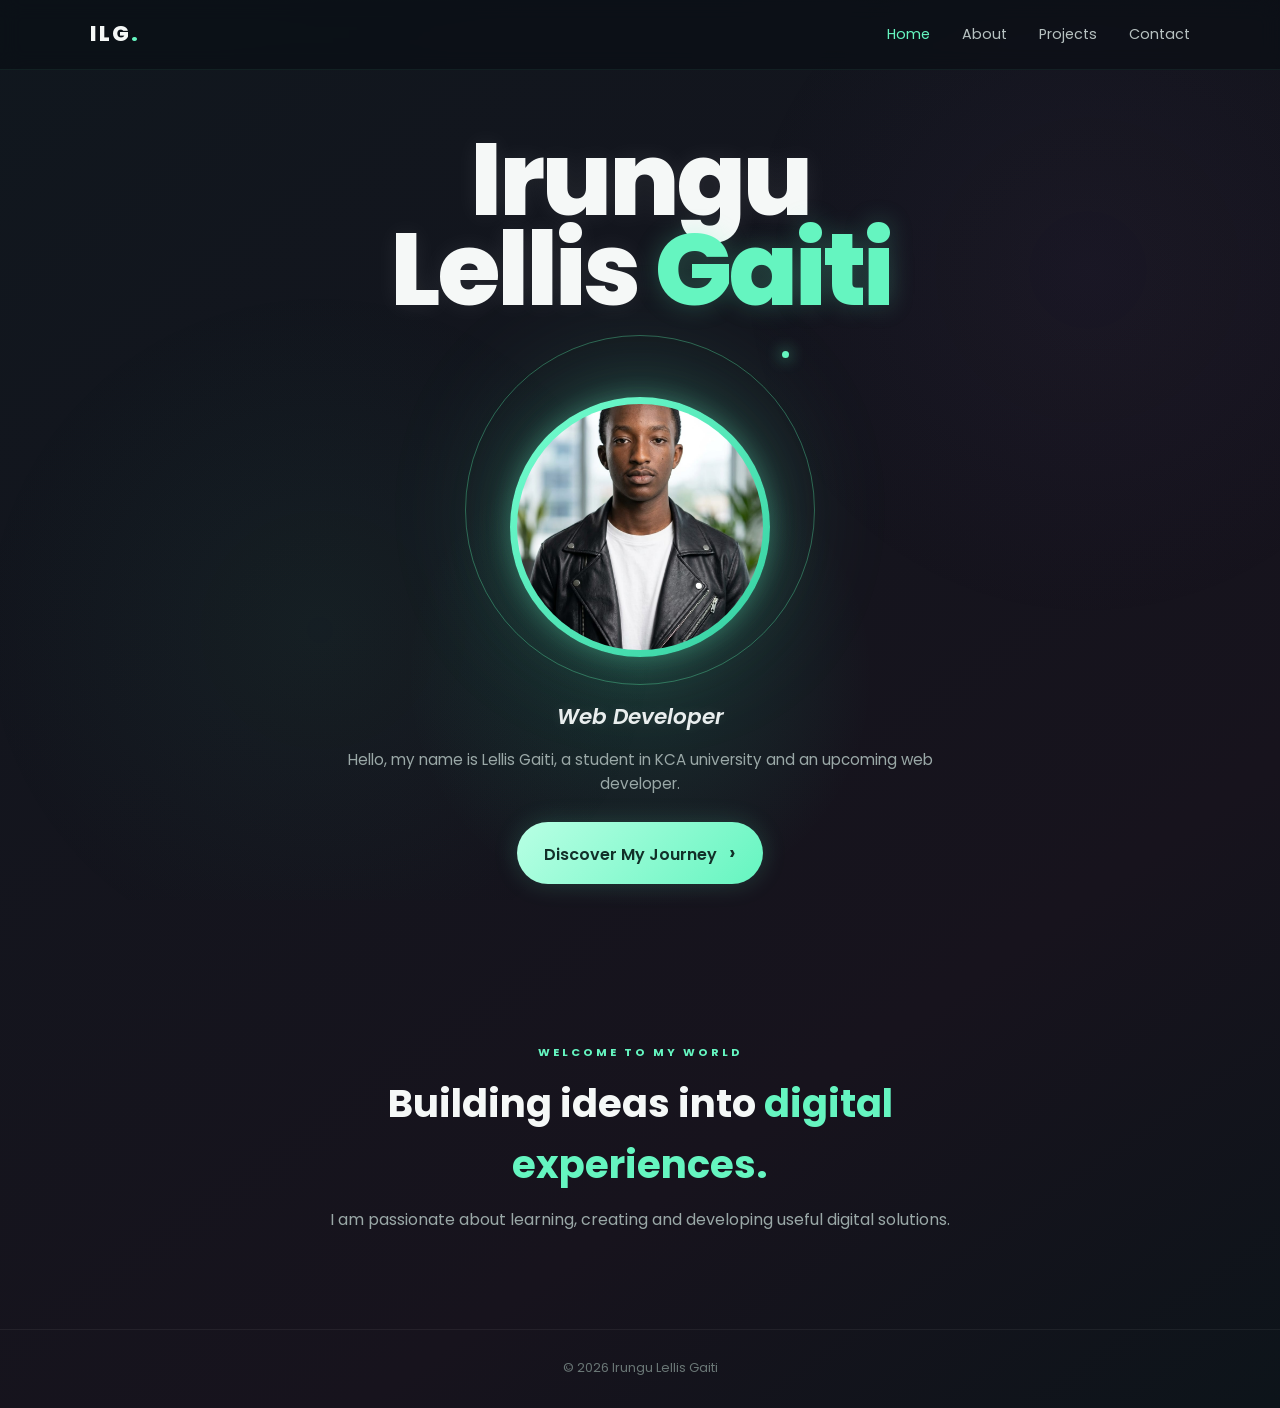
<file: index.html>
<!DOCTYPE html>
<html lang="en">

<head>
  <meta charset="UTF-8">
  <meta name="viewport" content="width=device-width, initial-scale=1.0">
  <title>Irungu Lellis Gaiti | Home</title>
  <link rel="stylesheet" href="index.css">
</head>

<body>
  <header class="nav">
    <div class="brand">ILG<span>.</span></div>

    <button class="menu">☰</button>

    <nav>
      <a class="active" href="index.html">Home</a>
      <a href="about.html">About</a>
      <a href="projects.html">Projects</a>
      <a href="contact.html">Contact</a>
    </nav>
  </header>

  <main class="home">
    <section class="hero">
      <div class="name reveal">
        <h1>Irungu</h1>
        <h1>Lellis <span>Gaiti</span></h1>
      </div>

      <div class="portrait-area reveal">
        <div class="glow"></div>

        <div class="profile-wrap"></div>
        <div class="profile-ring"></div>

        <div class="portrait">
          <img src="profile.jpeg" alt="Irungu Lellis Gaiti"
            onerror="this.style.display='none';this.nextElementSibling.style.display='grid'">
          <div class="initials">LG</div>
        </div>
      </div>

      <h2 class="role reveal">Web Developer</h2>

      <p class="intro reveal">
        Hello, my name is Lellis Gaiti, a student in KCA university and an upcoming web developer.
      </p>

      <a class="hero-btn reveal" href="about.html">
        Discover My Journey <span>›</span>
      </a>
    </section>

    <section class="home-about reveal">
      <p class="label">WELCOME TO MY WORLD</p>

      <h2>
        Building ideas into <span>digital experiences.</span>
      </h2>

      <p>
        I am passionate about learning, creating and developing useful digital solutions.
      </p>
    </section>
  </main>

  <footer>© 2026 Irungu Lellis Gaiti</footer>

  <script src="site.js"></script>
</body>

</html>
</file>
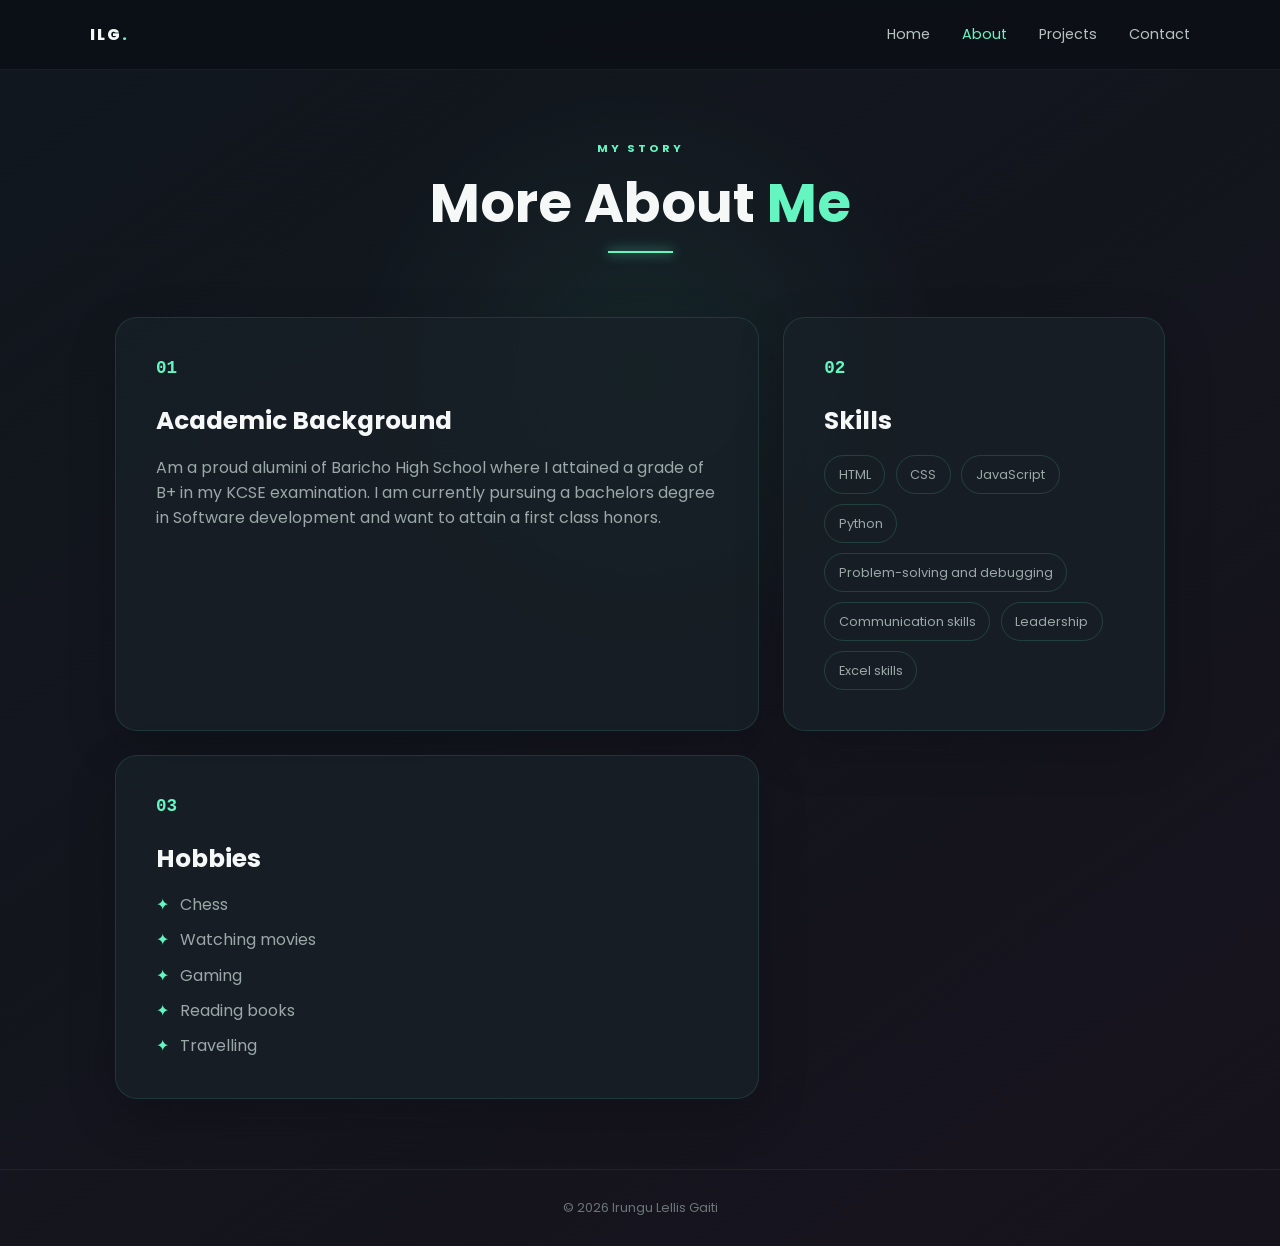
<file: about.html>
<!DOCTYPE html>
<html lang="en">

<head>
  <meta charset="UTF-8">
  <meta name="viewport" content="width=device-width, initial-scale=1.0">
  <title>About | Irungu Lellis Gaiti</title>
  <link rel="stylesheet" href="about.css">
</head>

<body>
  <header class="nav">
    <div class="brand">ILG<span>.</span></div>

    <button class="menu">☰</button>

    <nav>
      <a href="index.html">Home</a>
      <a class="active" href="about.html">About</a>
      <a href="projects.html">Projects</a>
      <a href="contact.html">Contact</a>
    </nav>
  </header>

  <main class="page">

    <section class="heading reveal">
      <p>MY STORY</p>
      <h1>More About <span>Me</span></h1>
      <div class="line"></div>
    </section>

    <section class="grid">

      <article class="card reveal">
        <div class="symbol">01</div>

        <h2>Academic Background</h2>

        <p>
          Am a proud alumini of Baricho High School where I attained a grade
          of B+ in my KCSE examination. I am currently pursuing a bachelors
          degree in Software development and want to attain a first class honors.
        </p>
      </article>

      <article class="card reveal">
        <div class="symbol">02</div>

        <h2>Skills</h2>

        <ul>
          <li>HTML</li>
          <li>CSS</li>
          <li>JavaScript</li>
          <li>Python</li>
          <li>Problem-solving and debugging</li>
          <li>Communication skills</li>
          <li>Leadership</li>
          <li>Excel skills</li>
        </ul>
      </article>

      <article class="card reveal">
        <div class="symbol">03</div>

        <h2>Hobbies</h2>

        <ul>
          <li>Chess</li>
          <li>Watching movies</li>
          <li>Gaming</li>
          <li>Reading books</li>
          <li>Travelling</li>
        </ul>
      </article>

    </section>

  </main>

  <footer>© 2026 Irungu Lellis Gaiti</footer>

  <script src="site.js"></script>
</body>

</html>
</file>
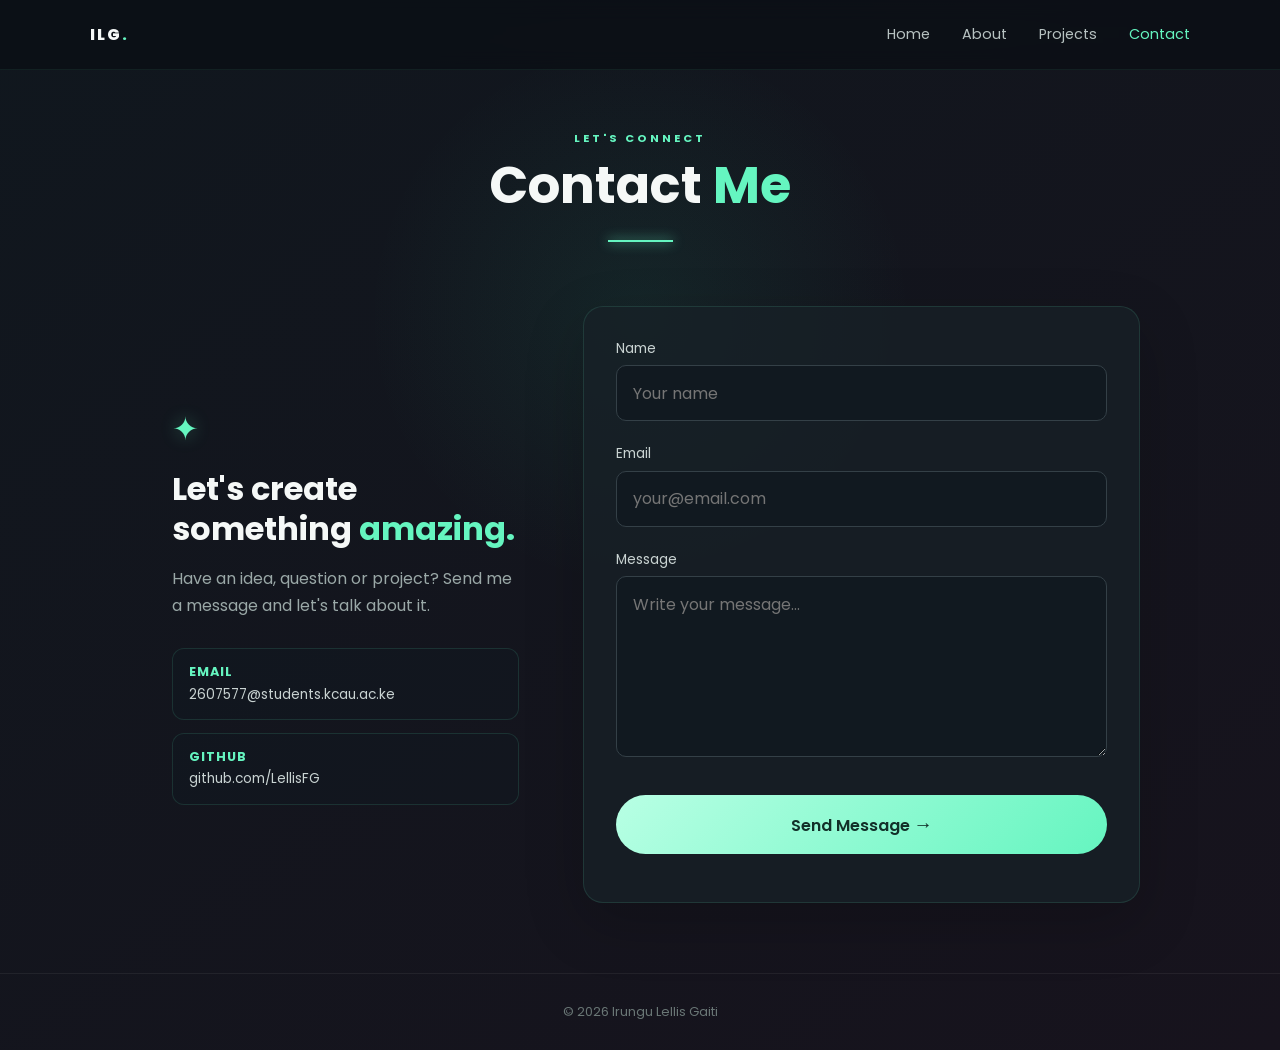
<file: contact.html>
<!DOCTYPE html>
<html lang="en">

<head>
  <meta charset="UTF-8">
  <meta name="viewport" content="width=device-width, initial-scale=1.0">
  <title>Contact | Irungu Lellis Gaiti</title>
  <link rel="stylesheet" href="contact.css">
</head>

<body>

  <header class="nav">
    <div class="brand">ILG<span>.</span></div>

    <button class="menu">☰</button>

    <nav>
      <a href="index.html">Home</a>
      <a href="about.html">About</a>
      <a href="projects.html">Projects</a>
      <a class="active" href="contact.html">Contact</a>
    </nav>
  </header>

  <main class="page">

    <section class="heading reveal">
      <p>LET'S CONNECT</p>
      <h1>Contact <span>Me</span></h1>
      <div class="line"></div>
    </section>

    <section class="contact">

      <div class="message reveal">
        <div class="big-symbol">✦</div>

        <h2>
          Let's create something <span>amazing.</span>
        </h2>

        <p>
          Have an idea, question or project?
          Send me a message and let's talk about it.
        </p>

        <div class="contact-links">

          <a href="mailto:2607577@students.kcau.ac.ke">
            <strong>Email</strong>
            <span>2607577@students.kcau.ac.ke</span>
          </a>

          <a href="https://github.com/LellisFG" target="_blank" rel="noopener">
            <strong>GitHub</strong>
            <span>github.com/LellisFG</span>
          </a>

        </div>
      </div>

      <form id="contactForm" class="form reveal" novalidate>

        <label for="name">Name</label>

        <input id="name" type="text" placeholder="Your name">

        <small id="nameError"></small>

        <label for="email">Email</label>

        <input id="email" type="email" placeholder="your@email.com">

        <small id="emailError"></small>

        <label for="message">Message</label>

        <textarea id="message" rows="6" placeholder="Write your message..."></textarea>

        <small id="messageError"></small>

        <button type="submit">
          Send Message <span>→</span>
        </button>

        <p id="success"></p>

      </form>

    </section>

  </main>

  <footer>
    © 2026 Irungu Lellis Gaiti
  </footer>

  <script src="site.js"></script>

</body>

</html>
</file>
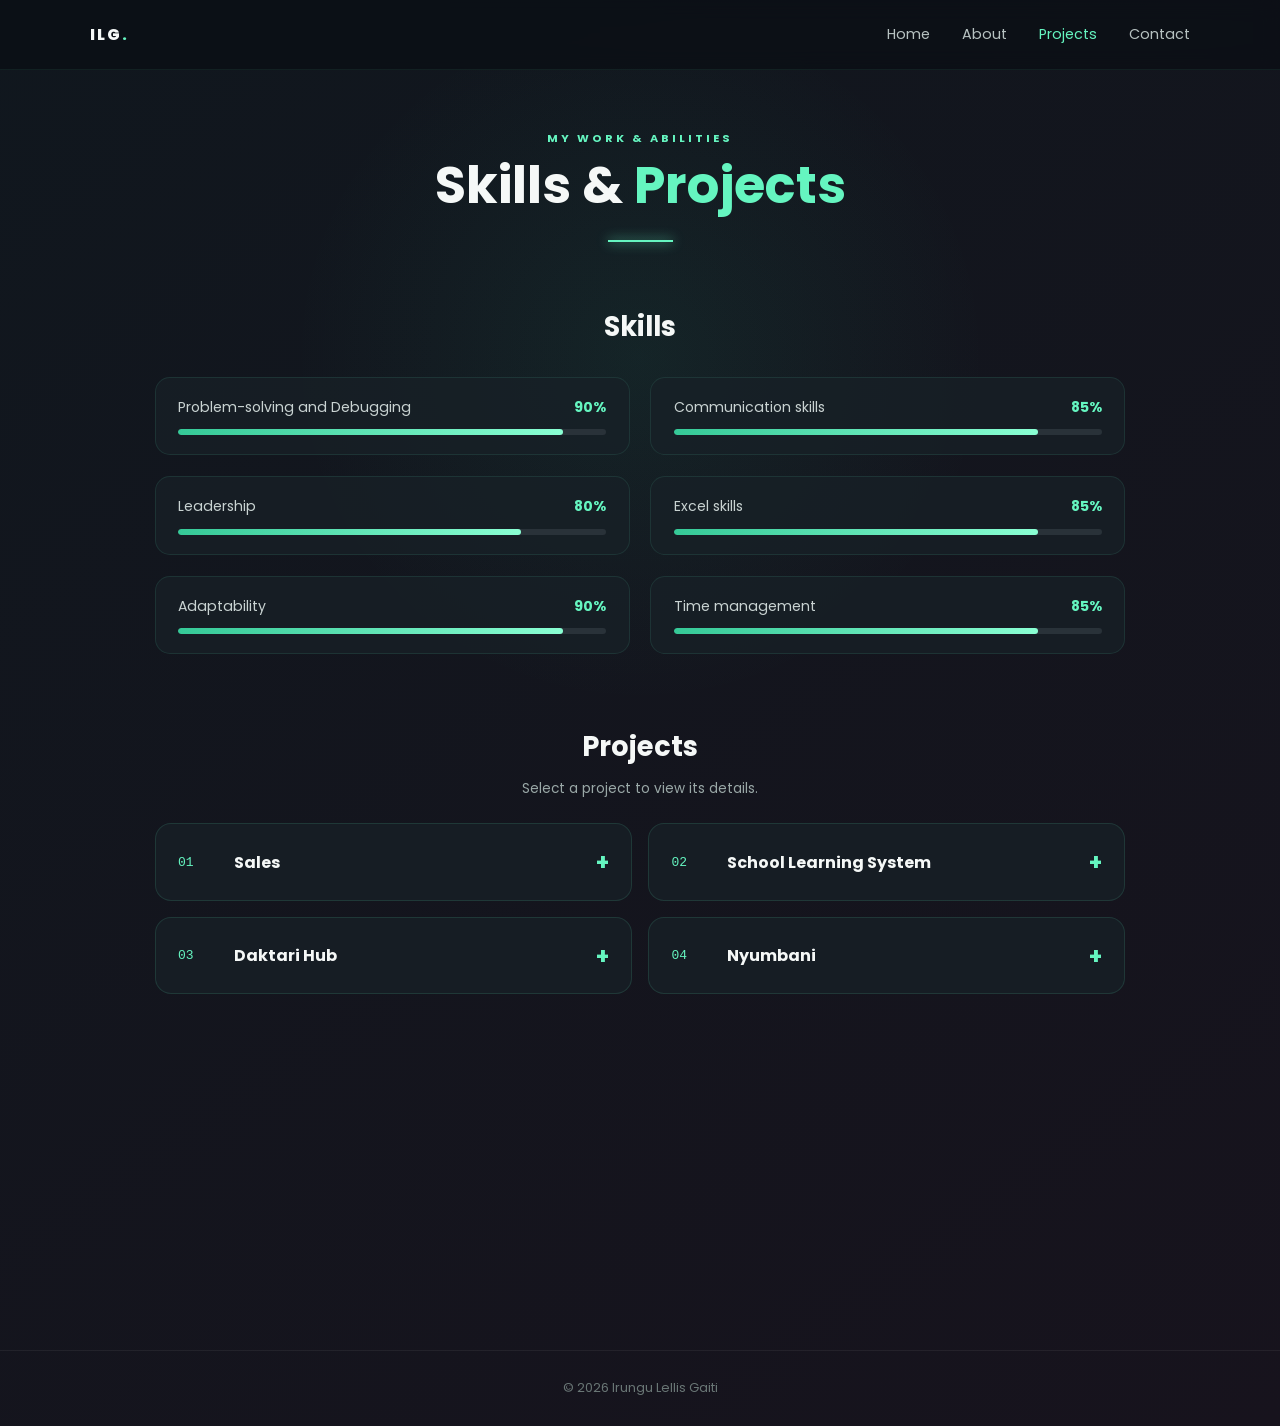
<file: projects.html>
<!DOCTYPE html>
<html lang="en">

<head>
  <meta charset="UTF-8">
  <meta name="viewport" content="width=device-width,initial-scale=1.0">
  <title>Projects | Irungu Lellis Gaiti</title>
  <link rel="stylesheet" href="projects.css">
</head>

<body>
  <header class="nav">
    <div class="brand">ILG<span>.</span></div><button class="menu">☰</button>
    <nav><a href="index.html">Home</a><a href="about.html">About</a><a class="active"
        href="projects.html">Projects</a><a href="contact.html">Contact</a></nav>
  </header>
  <main class="page">
    <section class="heading reveal">
      <p>MY WORK & ABILITIES</p>
      <h1>Skills & <span>Projects</span></h1>
      <div class="line"></div>
    </section>
    <section class="section reveal">
      <h2>Skills</h2>
      <div class="skills">
        <div><label>Problem-solving and Debugging <b>90%</b></label><i><em style="width:90%"></em></i></div>
        <div><label>Communication skills <b>85%</b></label><i><em style="width:85%"></em></i></div>
        <div><label>Leadership <b>80%</b></label><i><em style="width:80%"></em></i></div>
        <div><label>Excel skills <b>85%</b></label><i><em style="width:85%"></em></i></div>
        <div><label>Adaptability <b>90%</b></label><i><em style="width:90%"></em></i></div>
        <div><label>Time management <b>85%</b></label><i><em style="width:85%"></em></i></div>
      </div>
    </section>
    <section class="section reveal">
      <h2>Projects</h2>
      <p class="hint">Select a project to view its details.</p>
      <div class="projects">
        <article onclick="toggleProject(this)">
          <header><span>01</span>
            <h3>Sales</h3><b>+</b>
          </header>
          <div class="details">A management project where items are recorded in a relevant shop, showing the amount in
            stock and alerting the user when stock is about to deplete.<strong>Coming Soon</strong></div>
        </article>
        <article onclick="toggleProject(this)">
          <header><span>02</span>
            <h3>School Learning System</h3><b>+</b>
          </header>
          <div class="details">A system where a student logs in and accesses their timetable, stream, relevant teacher
            and classroom information.<strong>Coming Soon</strong></div>
        </article>
        <article onclick="toggleProject(this)">
          <header><span>03</span>
            <h3>Daktari Hub</h3><b>+</b>
          </header>
          <div class="details">A healthcare platform where a patient books an appointment with a doctor and views the
            doctor's details and qualifications.<strong>Coming Soon</strong></div>
        </article>
        <article onclick="toggleProject(this)">
          <header><span>04</span>
            <h3>Nyumbani</h3><b>+</b>
          </header>
          <div class="details">A home management system controlling appliances such as thermostats and lighting
            according to the environment.<strong>Coming Soon</strong></div>
        </article>
      </div>
    </section>
    <section class="section services reveal">
      <h2>Services</h2>
      <div class="service-grid"><span>Web design</span><span>Computer applications tutoring</span><span>System
          debugging</span><span>Visual Basic programming</span></div>
    </section>
  </main>
  <footer>© 2026 Irungu Lellis Gaiti</footer>
  <script src="site.js"></script>
  <script>function toggleProject(x) { x.classList.toggle('open') }</script>
</body>

</html>
</file>
<file: index.css>
@import url('https://fonts.googleapis.com/css2?family=Poppins:wght@300;400;500;600;700;800&display=swap');

/* =========================
   COLOR VARIABLES
========================= */
:root {
  --bg: #111820;
  --bg-dark: #0c1218;

  --mint: #65f5c0;
  --mint-dark: #39dca2;

  --white: #f5f8f7;
  --text-muted: #9aa8a7;
}

/* =========================
   GENERAL STYLES
========================= */
* {
  box-sizing: border-box;
  margin: 0;
  padding: 0;
}

html {
  scroll-behavior: smooth;
}

body {
  font-family: 'Poppins', sans-serif;
  min-height: 100vh;
  color: var(--white);
  line-height: 1.6;

  background:
    radial-gradient(circle at 50% 48%,
      rgba(50, 229, 170, 0.13),
      transparent 24%),
    linear-gradient(145deg,
      #10171e,
      #17131d 72%,
      #0d141a);
}

/* Soft background lighting */
body::before {
  content: "";
  position: fixed;
  inset: 0;
  pointer-events: none;

  background:
    radial-gradient(circle at 25% 70%,
      rgba(57, 220, 162, 0.05),
      transparent 30%),
    radial-gradient(circle at 85% 30%,
      rgba(121, 73, 160, 0.06),
      transparent 28%);
}

/* =========================
   NAVIGATION BAR
========================= */
.nav {
  position: fixed;
  top: 0;
  left: 0;
  right: 0;

  height: 70px;
  padding: 0 7%;

  display: flex;
  align-items: center;
  justify-content: space-between;

  z-index: 20;

  background: rgba(10, 15, 20, 0.65);
  backdrop-filter: blur(10px);

  border-bottom: 1px solid rgba(101, 245, 192, 0.07);
}

/* Logo */
.brand {
  font-size: 1.35rem;
  font-weight: 800;
  letter-spacing: 2px;
}

.brand span {
  color: var(--mint);
}

/* Navigation links */
nav {
  display: flex;
  gap: 2rem;
}

nav a {
  color: #b7c2c1;
  text-decoration: none;
  font-size: 0.9rem;

  transition: color 0.3s ease;
}

nav a:hover,
nav a.active {
  color: var(--mint);
}

/* Mobile menu button */
.menu {
  display: none;

  background: none;
  border: none;

  color: white;
  font-size: 1.5rem;

  cursor: pointer;
}

/* =========================
   HOME SECTION
========================= */
.home {
  padding-top: 70px;
}

/* Main hero area */
.hero {
  min-height: calc(100vh - 70px);

  display: flex;
  flex-direction: column;
  align-items: center;
  justify-content: center;

  position: relative;
  overflow: hidden;

  text-align: center;
  padding: 4rem 1.5rem;
}

/* =========================
   NAME
========================= */
.name {
  z-index: 2;
  margin-bottom: 1.1rem;
}

.name h1 {
  font-size: clamp(3.1rem, 8vw, 6.5rem);
  font-weight: 800;

  line-height: 0.88;
  letter-spacing: -3px;

  text-shadow: 0 0 25px rgba(255, 255, 255, 0.08);
}

.name h1:nth-child(2) {
  color: var(--white);
}

.name h1 span {
  color: var(--mint);

  text-shadow:
    0 0 24px rgba(101, 245, 192, 0.25);
}

/* =========================
   PROFILE IMAGE
========================= */
.portrait-area {
  width: 330px;
  height: 330px;

  position: relative;

  display: grid;
  place-items: center;

  margin: 0.8rem 0;
}

/* Green glow behind the image */
.glow {
  position: absolute;

  width: 260px;
  height: 260px;

  border-radius: 50%;

  background: var(--mint);

  filter: blur(65px);
  opacity: 0.2;

  animation: pulse 3s ease-in-out infinite;
}

/* Decorative rings around the profile */
.orbit {
  position: absolute;
  border-radius: 50%;
  pointer-events: none;
}

.orbit-one {
  width: 258px;
  height: 258px;
  border: 2px solid rgba(101, 245, 192, 0.5);
}

.orbit-two {
  width: 268px;
  height: 268px;
  border: 1px solid rgba(101, 245, 192, 0.3);
  transform: rotate(25deg);
}

/* Profile picture */
.portrait {
  width: 260px;
  height: 260px;

  padding: 7px;

  position: relative;
  z-index: 2;

  border-radius: 50%;

  background: linear-gradient(135deg,
      #75ffd0,
      #32cfa0);

  box-shadow:
    0 0 25px rgba(101, 245, 192, 0.3),
    0 0 70px rgba(101, 245, 192, 0.13);
}

.portrait img,
.initials {
  width: 100%;
  height: 100%;

  border-radius: 50%;

  object-fit: cover;
  background: #202a30;
}

/* Initials shown when no profile image exists */
.initials {
  display: none;

  place-items: center;

  color: var(--mint);
  font-size: 4rem;
  font-weight: 800;
}

/* =========================
   PROFILE RING
========================= */
.profile-ring {
  position: absolute;
  inset: -10px;

  border: 1px solid rgba(93, 242, 173, 0.35);
  border-radius: 50%;

  animation: spin 12s linear infinite;
}


/* Small glowing dot around the ring */
.profile-ring::after {
  content: "";

  position: absolute;

  width: 7px;
  height: 7px;

  top: 15px;
  right: 25px;

  background: var(--mint);

  border-radius: 50%;

  box-shadow:
    0 0 15px var(--mint);
}

/* =========================
   JOB TITLE
========================= */
.role {
  margin: 0.8rem 0;

  color: #e9eeee;

  font-size: 1.35rem;
  font-weight: 600;
  font-style: italic;

  text-shadow:
    0 0 14px rgba(255, 255, 255, 0.1);
}

/* Introduction text */
.intro {
  max-width: 620px;

  color: var(--text-muted);

  font-size: 0.95rem;
}

/* =========================
   MAIN BUTTON
========================= */
.hero-btn {
  margin-top: 1.6rem;

  padding: 0.9rem 1.7rem;

  display: inline-block;

  border-radius: 50px;

  background: linear-gradient(135deg,
      #b8ffe4,
      #65f5c0);

  color: #123029;

  text-decoration: none;
  font-weight: 600;

  box-shadow:
    0 0 25px rgba(101, 245, 192, 0.18);

  transition: 0.35s ease;
}

.hero-btn span {
  margin-left: 0.5rem;
  font-size: 1.3rem;
}

.hero-btn:hover {
  transform: translateY(-4px);

  box-shadow:
    0 0 35px rgba(101, 245, 192, 0.32);
}

/* =========================
   ABOUT PREVIEW
========================= */
.home-about {
  max-width: 800px;

  margin: 0 auto;
  padding: 6rem 2rem;

  text-align: center;
}

.label {
  color: var(--mint);

  font-size: 0.7rem;
  font-weight: 700;

  letter-spacing: 3px;
}

.home-about h2 {
  margin: 0.7rem 0;

  font-size: 2.4rem;
}

.home-about h2 span {
  color: var(--mint);
}

.home-about p:last-child {
  color: var(--text-muted);
}

/* =========================
   FOOTER
========================= */
footer {
  padding: 1.8rem;

  text-align: center;

  color: #697675;

  font-size: 0.8rem;

  border-top: 1px solid rgba(255, 255, 255, 0.06);
}

/* =========================
   ANIMATIONS
========================= */
.reveal {
  opacity: 0;

  transform: translateY(18px);

  animation:
    appear 0.9s ease forwards;
}

.reveal:nth-child(2) {
  animation-delay: 0.12s;
}

.reveal:nth-child(3) {
  animation-delay: 0.22s;
}

.reveal:nth-child(4) {
  animation-delay: 0.32s;
}

.reveal:nth-child(5) {
  animation-delay: 0.42s;
}

@keyframes appear {
  to {
    opacity: 1;
    transform: none;
  }
}

@keyframes pulse {
  50% {
    transform: scale(1.08);
    opacity: 0.28;
  }
}

@keyframes spin {
  from {
    transform: rotate(0deg);
  }

  to {
    transform: rotate(360deg);
  }
}

/* =========================
   MOBILE DESIGN
========================= */
@media (max-width: 700px) {

  .nav {
    padding: 0 5%;
  }

  .menu {
    display: block;
  }

  nav {
    display: none;

    position: absolute;
    top: 70px;
    left: 0;
    right: 0;

    flex-direction: column;
    gap: 0;

    padding: 1rem 7%;

    background: #10171e;

    border-bottom:
      1px solid rgba(101, 245, 192, 0.1);
  }

  nav.open {
    display: flex;
  }

  nav a {
    padding: 0.7rem 0;
  }

  .name h1 {
    font-size: 3.4rem;
  }

  .portrait-area {
    transform: scale(0.82);
    margin: -0.4rem 0;
  }

  .intro {
    font-size: 0.88rem;
  }

  .home-about h2 {
    font-size: 1.8rem;
  }
}
</file>
<file: about.css>
@import url('https://fonts.googleapis.com/css2?family=Poppins:wght@300;400;500;600;700;800&display=swap');

:root {
  --bg: #111820;
  --mint: #65f5c0;
  --white: #f5f8f7;
  --muted: #9aa8a7;
  --card: rgba(24, 33, 39, .78);
}

* {
  box-sizing: border-box;
  margin: 0;
  padding: 0;
}

body {
  font-family: Poppins, sans-serif;
  background:
    radial-gradient(circle at 50% 30%,
      rgba(52, 230, 170, .08),
      transparent 28%),
    linear-gradient(145deg, #10171e, #17131d);
  color: var(--white);
  min-height: 100vh;
}

.nav {
  height: 70px;
  position: fixed;
  top: 0;
  left: 0;
  right: 0;
  z-index: 10;
  padding: 0 7%;
  display: flex;
  align-items: center;
  justify-content: space-between;
  background: rgba(10, 15, 20, .72);
  backdrop-filter: blur(10px);
  border-bottom: 1px solid rgba(101, 245, 192, .07);
}

.brand {
  font-weight: 800;
  letter-spacing: 2px;
}

.brand span,
.heading h1 span {
  color: var(--mint);
}

nav {
  display: flex;
  gap: 2rem;
}

nav a {
  color: #b7c2c1;
  text-decoration: none;
  font-size: .9rem;
  transition: color .3s ease;
}

nav a:hover,
nav a.active {
  color: var(--mint);
}

.menu {
  display: none;
  background: none;
  border: 0;
  color: #fff;
  font-size: 1.5rem;
  cursor: pointer;
}

.page {
  padding: 140px 8% 70px;
  min-height: calc(100vh - 70px);
}

.heading {
  text-align: center;
  margin-bottom: 4rem;
}

.heading p {
  font-size: .7rem;
  letter-spacing: 3px;
  color: var(--mint);
  font-weight: 700;
}

.heading h1 {
  font-size: 3.4rem;
  margin: .4rem 0;
}

.line {
  width: 65px;
  height: 2px;
  background: var(--mint);
  margin: auto;
  box-shadow: 0 0 12px var(--mint);
}

.grid {
  max-width: 1050px;
  margin: auto;
  display: grid;
  grid-template-columns: 1.35fr .8fr;
  gap: 1.5rem;
}

.card {
  background: var(--card);
  border: 1px solid rgba(101, 245, 192, .12);
  border-radius: 22px;
  padding: 2.5rem;
  box-shadow: 0 18px 50px rgba(0, 0, 0, .18);
  transition: .3s;
}

.card:hover {
  transform: translateY(-6px);
  border-color: rgba(101, 245, 192, .42);
}

.symbol {
  color: var(--mint);
  font-family: monospace;
  font-weight: 700;
  font-size: 1.1rem;
  margin-bottom: 1.5rem;
}

.card h2 {
  font-size: 1.55rem;
  margin-bottom: 1rem;
}

.card p,
.card li {
  color: var(--muted);
}

ul {
  list-style: none;
  display: grid;
  gap: .7rem;
}

li {
  line-height: 1.5;
}

li:before {
  content: '✦';
  color: var(--mint);
  margin-right: .7rem;
}

/* Skills */
.card:nth-child(2) ul {
  display: flex;
  flex-wrap: wrap;
  gap: .65rem;
}

.card:nth-child(2) li {
  padding: .55rem .85rem;
  border: 1px solid rgba(101, 245, 192, .16);
  border-radius: 30px;
  font-size: .8rem;
  transition: .3s ease;
}

.card:nth-child(2) li:before {
  display: none;
}

.card:nth-child(2) li:hover {
  color: var(--mint);
  border-color: rgba(101, 245, 192, .45);
  background: rgba(101, 245, 192, .06);
}

footer {
  text-align: center;
  color: #697675;
  padding: 1.8rem;
  border-top: 1px solid rgba(255, 255, 255, .06);
  font-size: .8rem;
}

.reveal {
  opacity: 0;
  transform: translateY(18px);
  animation: show .8s forwards;
}

@keyframes show {
  to {
    opacity: 1;
    transform: none;
  }
}

@media (max-width: 750px) {
  .nav {
    padding: 0 5%;
  }

  .menu {
    display: block;
  }

  nav {
    display: none;
    position: absolute;
    top: 70px;
    left: 0;
    right: 0;
    background: #10171e;
    flex-direction: column;
    padding: 1rem 7%;
  }

  nav.open {
    display: flex;
  }

  .page {
    padding: 120px 6% 50px;
  }

  .heading h1 {
    font-size: 2.5rem;
  }

  .grid {
    grid-template-columns: 1fr;
  }
}
</file>
<file: contact.css>
@import url('https://fonts.googleapis.com/css2?family=Poppins:wght@300;400;500;600;700;800&display=swap');

/* =========================
   COLOR VARIABLES
========================= */

:root {
  --mint: #65f5c0;
  --white: #f5f8f7;
  --muted: #9aa8a7;
  --card: rgba(24, 33, 39, 0.78);
}

/* =========================
   GENERAL STYLES
========================= */

* {
  box-sizing: border-box;
  margin: 0;
  padding: 0;
}

body {
  font-family: 'Poppins', sans-serif;
  min-height: 100vh;
  color: var(--white);

  background:
    radial-gradient(circle at 50% 30%,
      rgba(52, 230, 170, 0.08),
      transparent 28%),
    linear-gradient(145deg, #10171e, #17131d);
}

/* =========================
   NAVIGATION
========================= */

.nav {
  height: 70px;

  position: fixed;
  top: 0;
  left: 0;
  right: 0;

  z-index: 10;

  padding: 0 7%;

  display: flex;
  align-items: center;
  justify-content: space-between;

  background: rgba(10, 15, 20, 0.72);

  backdrop-filter: blur(10px);

  border-bottom: 1px solid rgba(101, 245, 192, 0.07);
}

.brand {
  font-weight: 800;
  letter-spacing: 2px;
}

.brand span {
  color: var(--mint);
}

nav {
  display: flex;
  gap: 2rem;
}

nav a {
  color: #b7c2c1;
  text-decoration: none;
  font-size: 0.9rem;
  transition: color 0.3s ease;
}

nav a:hover,
nav a.active {
  color: var(--mint);
}

.menu {
  display: none;

  background: none;
  border: none;

  color: white;

  font-size: 1.5rem;

  cursor: pointer;
}

/* =========================
   MAIN PAGE
========================= */

.page {
  min-height: calc(100vh - 70px);
  padding: 130px 7% 70px;
}

/* =========================
   PAGE HEADING
========================= */

.heading {
  text-align: center;
  margin-bottom: 4rem;
}

.heading p {
  color: var(--mint);
  font-size: 0.7rem;
  font-weight: 700;
  letter-spacing: 3px;
}

.heading h1 {
  font-size: 3.2rem;
}

.heading h1 span {
  color: var(--mint);
}

.line {
  width: 65px;
  height: 2px;

  margin: 1rem auto;

  background: var(--mint);

  box-shadow: 0 0 12px var(--mint);
}

/* =========================
   CONTACT SECTION
========================= */

.contact {
  max-width: 1000px;
  margin: auto;

  display: grid;

  grid-template-columns: 0.85fr 1.15fr;

  gap: 2rem;

  align-items: center;
}

/* Left side */

.message {
  padding: 2rem;
}

.big-symbol {
  color: var(--mint);
  font-size: 2rem;
  margin-bottom: 1rem;

  text-shadow:
    0 0 18px rgba(101, 245, 192, 0.35);
}

.message h2 {
  font-size: 2rem;
  line-height: 1.25;
  margin-bottom: 1rem;
}

.message h2 span {
  color: var(--mint);
}

.message>p {
  color: var(--muted);
  line-height: 1.7;
}

/* =========================
   CONTACT LINKS
========================= */

.contact-links {
  display: grid;
  gap: 0.8rem;
  margin-top: 1.8rem;
}

.contact-links a {
  display: flex;
  flex-direction: column;
  gap: 0.2rem;

  padding: 0.9rem 1rem;

  border: 1px solid rgba(101, 245, 192, 0.12);
  border-radius: 12px;

  background: rgba(17, 25, 32, 0.5);

  text-decoration: none;

  transition: 0.3s ease;
}

.contact-links a:hover {
  border-color: rgba(101, 245, 192, 0.4);
  transform: translateX(4px);
}

.contact-links strong {
  color: var(--mint);
  font-size: 0.8rem;
  text-transform: uppercase;
  letter-spacing: 1px;
}

.contact-links span {
  color: #c9d3d2;
  font-size: 0.85rem;
  word-break: break-word;
}

/* =========================
   CONTACT FORM
========================= */

.form {
  padding: 2rem;

  background: var(--card);

  border: 1px solid rgba(101, 245, 192, 0.12);

  border-radius: 20px;

  box-shadow:
    0 20px 60px rgba(0, 0, 0, 0.2);
}

label {
  display: block;

  color: #c9d3d2;

  font-size: 0.86rem;

  margin-bottom: 0.4rem;
}

input,
textarea {
  width: 100%;

  padding: 0.9rem 1rem;

  margin-bottom: 0.2rem;

  background: #111920;

  border: 1px solid #344047;

  border-radius: 10px;

  color: white;

  font-family: inherit;

  font-size: 1rem;

  outline: none;

  transition:
    border-color 0.3s ease,
    box-shadow 0.3s ease;
}

input:focus,
textarea:focus {
  border-color: var(--mint);

  box-shadow:
    0 0 0 2px rgba(101, 245, 192, 0.06);
}

textarea {
  resize: vertical;
}

/* =========================
   FORM ERROR MESSAGES
========================= */

small {
  display: block;

  min-height: 1.25rem;

  color: #ff819e;

  font-size: 0.75rem;
}

/* =========================
   SUBMIT BUTTON
========================= */

.form button {
  width: 100%;

  padding: 0.95rem;

  margin-top: 0.5rem;

  border: none;

  border-radius: 50px;

  background:
    linear-gradient(135deg,
      #b8ffe4,
      #65f5c0);

  color: #123029;

  font-family: 'Poppins', sans-serif;

  font-size: 1rem;

  font-weight: 600;

  cursor: pointer;

  transition: 0.3s ease;
}

.form button:hover {
  transform: translateY(-3px);

  box-shadow:
    0 0 28px rgba(101, 245, 192, 0.22);
}

.form button span {
  font-size: 1.2rem;
}

.form #success {
  color: var(--mint);

  text-align: center;

  margin-top: 1rem;

  font-size: 0.85rem;
}

/* =========================
   FOOTER
========================= */

footer {
  padding: 1.8rem;

  text-align: center;

  color: #697675;

  font-size: 0.8rem;

  border-top:
    1px solid rgba(255, 255, 255, 0.06);
}

/* =========================
   PAGE ANIMATION
========================= */

.reveal {
  opacity: 0;

  transform: translateY(18px);

  animation:
    show 0.8s forwards;
}

@keyframes show {
  to {
    opacity: 1;
    transform: none;
  }
}

/* =========================
   MOBILE RESPONSIVENESS
========================= */

@media (max-width: 800px) {

  .nav {
    padding: 0 5%;
  }

  .menu {
    display: block;
  }

  nav {
    display: none;

    position: absolute;

    top: 70px;
    left: 0;
    right: 0;

    flex-direction: column;

    padding: 1rem 7%;

    background: #10171e;
  }

  nav.open {
    display: flex;
  }

  nav a {
    padding: 0.7rem 0;
  }

  .page {
    padding: 120px 6% 50px;
  }

  .contact {
    grid-template-columns: 1fr;
  }

  .message {
    padding: 1rem 0;
  }

  .heading h1 {
    font-size: 2.5rem;
  }
}
</file>
<file: projects.css>
@import url('https://fonts.googleapis.com/css2?family=Poppins:wght@300;400;500;600;700;800&display=swap');

:root {
  --bg: #111820;
  --mint: #65f5c0;
  --white: #f5f8f7;
  --muted: #9aa8a7;
  --card: rgba(24, 33, 39, .78)
}

* {
  box-sizing: border-box;
  margin: 0;
  padding: 0
}

body {
  font-family: Poppins, sans-serif;
  background: radial-gradient(circle at 50% 25%, rgba(52, 230, 170, .07), transparent 28%), linear-gradient(145deg, #10171e, #17131d);
  color: var(--white);
  min-height: 100vh
}

.nav {
  height: 70px;
  position: fixed;
  top: 0;
  left: 0;
  right: 0;
  z-index: 10;
  padding: 0 7%;
  display: flex;
  align-items: center;
  justify-content: space-between;
  background: rgba(10, 15, 20, .72);
  backdrop-filter: blur(10px);
  border-bottom: 1px solid rgba(101, 245, 192, .07)
}

.brand {
  font-weight: 800;
  letter-spacing: 2px
}

.brand span,
.heading h1 span {
  color: var(--mint)
}

nav {
  display: flex;
  gap: 2rem
}

nav a {
  color: #b7c2c1;
  text-decoration: none;
  font-size: .9rem
}

nav a:hover,
nav a.active {
  color: var(--mint)
}

.menu {
  display: none;
  background: none;
  border: 0;
  color: #fff;
  font-size: 1.5rem
}

.page {
  padding: 130px 7% 60px;
  max-width: 1150px;
  margin: auto
}

.heading {
  text-align: center;
  margin-bottom: 4rem
}

.heading p {
  font-size: .7rem;
  letter-spacing: 3px;
  color: var(--mint);
  font-weight: 700
}

.heading h1 {
  font-size: 3.2rem
}

.line {
  width: 65px;
  height: 2px;
  background: var(--mint);
  margin: 1rem auto;
  box-shadow: 0 0 12px var(--mint)
}

.section {
  margin-bottom: 4.5rem
}

.section>h2 {
  text-align: center;
  font-size: 1.7rem;
  margin-bottom: 1.8rem
}

.skills {
  display: grid;
  grid-template-columns: 1fr 1fr;
  gap: 1.3rem
}

.skills>div {
  background: var(--card);
  border: 1px solid rgba(101, 245, 192, .1);
  border-radius: 15px;
  padding: 1.2rem 1.4rem
}

.skills label {
  display: flex;
  justify-content: space-between;
  color: #c9d3d2;
  font-size: .88rem;
  margin-bottom: .7rem;
  gap: 1rem
}

.skills label b {
  color: var(--mint)
}

.skills i {
  display: block;
  height: 6px;
  background: #293239;
  border-radius: 10px;
  overflow: hidden
}

.skills em {
  display: block;
  height: 100%;
  background: linear-gradient(90deg, #35c997, #8affd3);
  border-radius: 10px
}

.hint {
  text-align: center;
  color: var(--muted);
  font-size: .85rem;
  margin-top: -1.1rem;
  margin-bottom: 1.5rem
}

.projects {
  display: grid;
  grid-template-columns: 1fr 1fr;
  gap: 1rem
}

.projects article {
  background: var(--card);
  border: 1px solid rgba(101, 245, 192, .12);
  border-radius: 16px;
  padding: 1.3rem 1.4rem;
  cursor: pointer;
  transition: .3s
}

.projects article:hover,
.projects article.open {
  border-color: rgba(101, 245, 192, .5);
  box-shadow: 0 0 25px rgba(101, 245, 192, .07)
}

.projects header {
  display: grid;
  grid-template-columns: 40px 1fr 25px;
  align-items: center;
  gap: 1rem
}

.projects header span {
  color: var(--mint);
  font-family: monospace
}

.projects header h3 {
  font-size: 1rem
}

.projects header b {
  color: var(--mint);
  font-size: 1.4rem;
  text-align: right;
  transition: .3s
}

.details {
  display: none;
  padding: 1rem 0 0 40px;
  color: var(--muted);
  font-size: .88rem
}

.open .details {
  display: block
}

.open header b {
  transform: rotate(45deg)
}

.details strong {
  display: block;
  color: var(--mint);
  margin-top: .7rem
}

.service-grid {
  display: grid;
  grid-template-columns: repeat(4, 1fr);
  gap: 1rem
}

.service-grid span {
  padding: 1.2rem;
  border: 1px solid rgba(101, 245, 192, .12);
  background: var(--card);
  border-radius: 13px;
  text-align: center;
  color: #c9d3d2;
  font-size: .86rem
}

.service-grid span:hover {
  color: var(--mint);
  border-color: rgba(101, 245, 192, .4)
}

footer {
  text-align: center;
  color: #697675;
  padding: 1.8rem;
  border-top: 1px solid rgba(255, 255, 255, .06);
  font-size: .8rem
}

.reveal {
  opacity: 0;
  transform: translateY(18px);
  animation: show .8s forwards
}

@keyframes show {
  to {
    opacity: 1;
    transform: none
  }
}

@media(max-width:800px) {
  .nav {
    padding: 0 5%
  }

  .menu {
    display: block
  }

  nav {
    display: none;
    position: absolute;
    top: 70px;
    left: 0;
    right: 0;
    background: #10171e;
    flex-direction: column;
    padding: 1rem 7%
  }

  nav.open {
    display: flex
  }

  .page {
    padding: 120px 6% 50px
  }

  .skills,
  .projects {
    grid-template-columns: 1fr
  }

  .service-grid {
    grid-template-columns: 1fr 1fr
  }

  .heading h1 {
    font-size: 2.5rem
  }
}

@media(max-width:480px) {
  .service-grid {
    grid-template-columns: 1fr
  }
}
</file>
